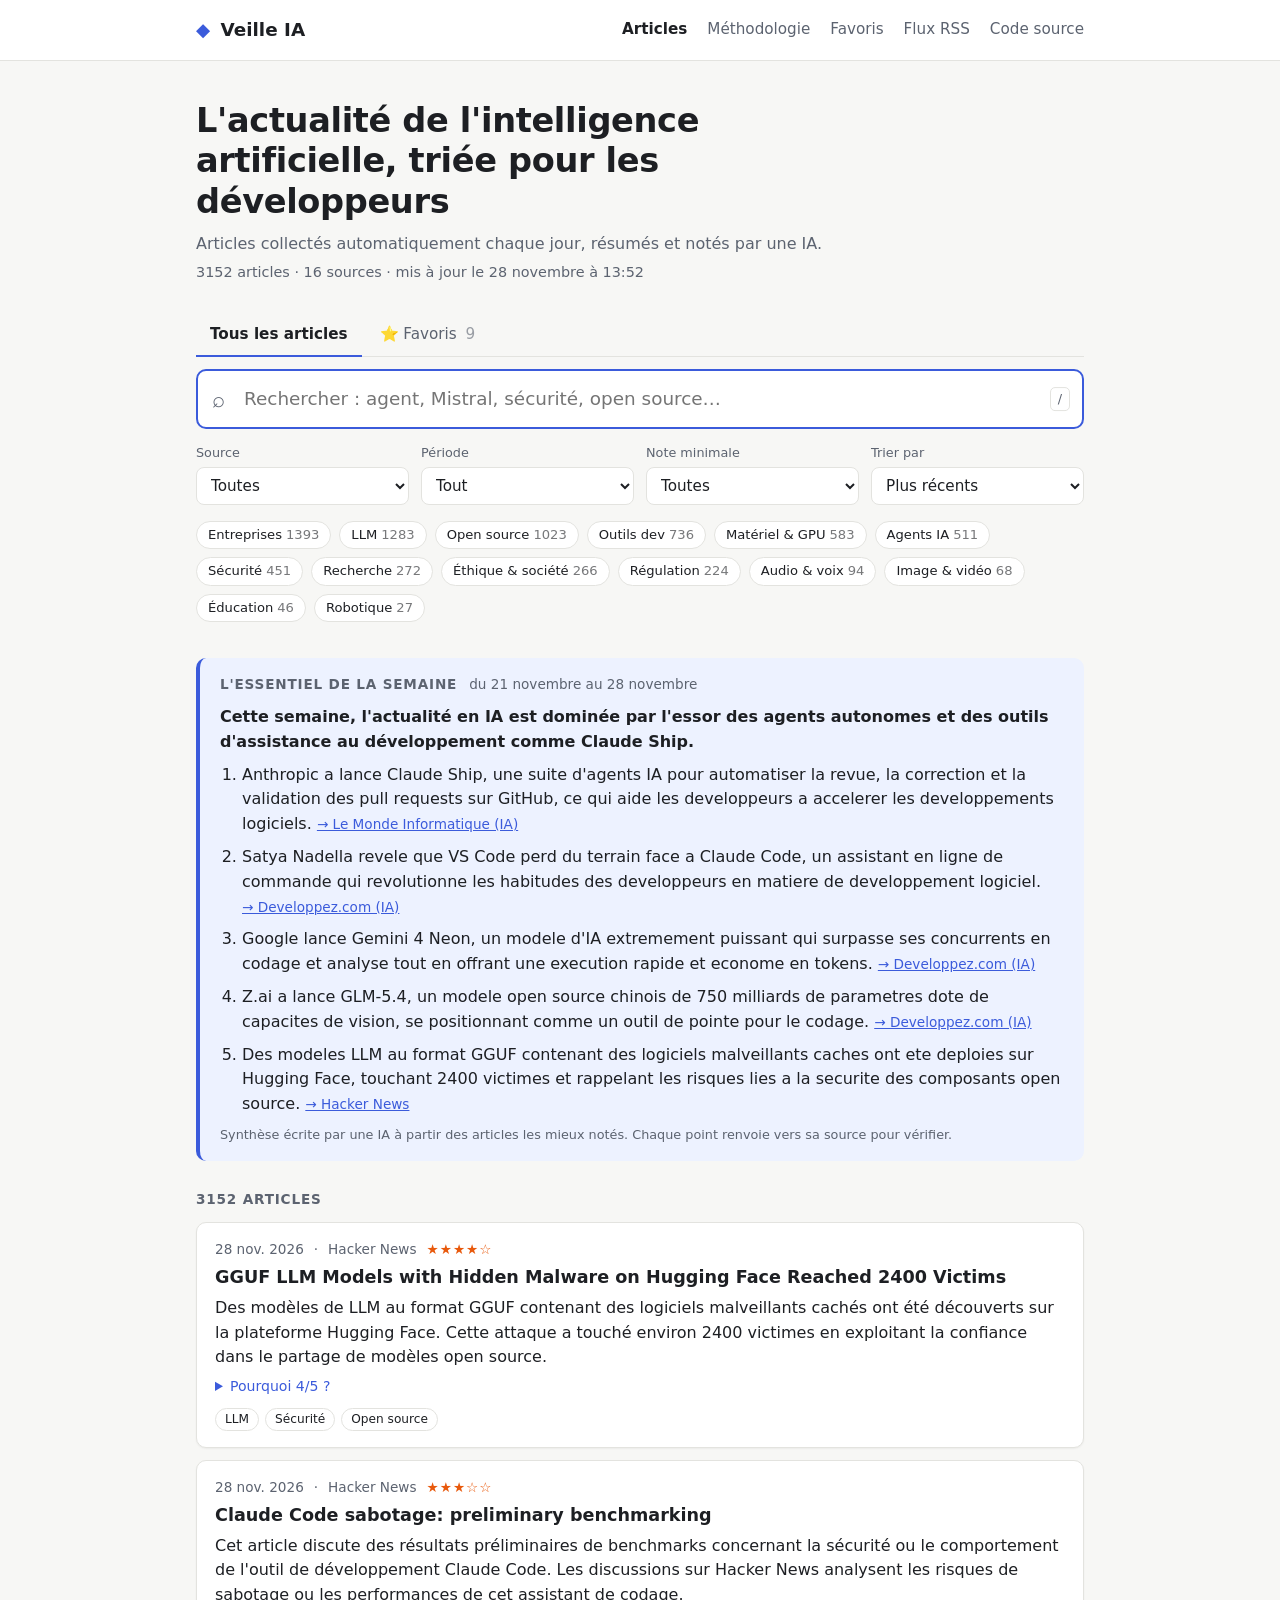
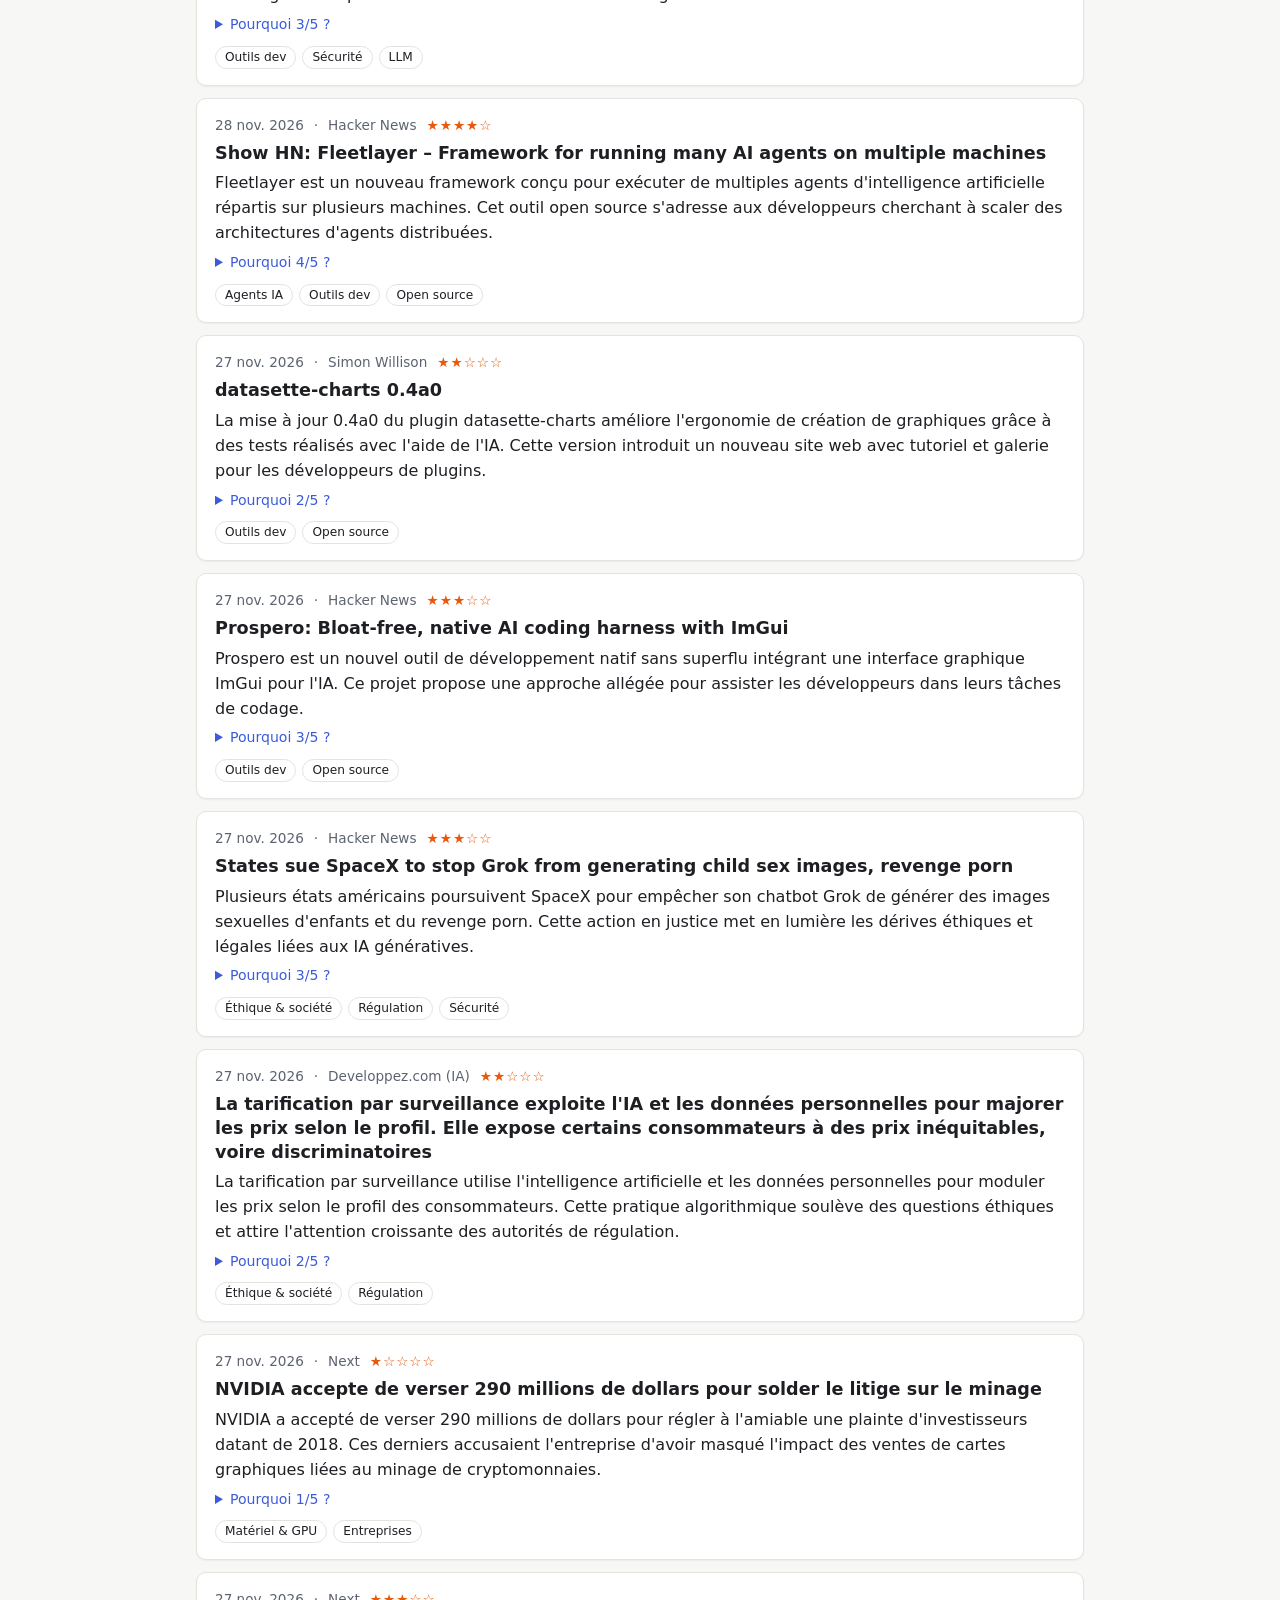
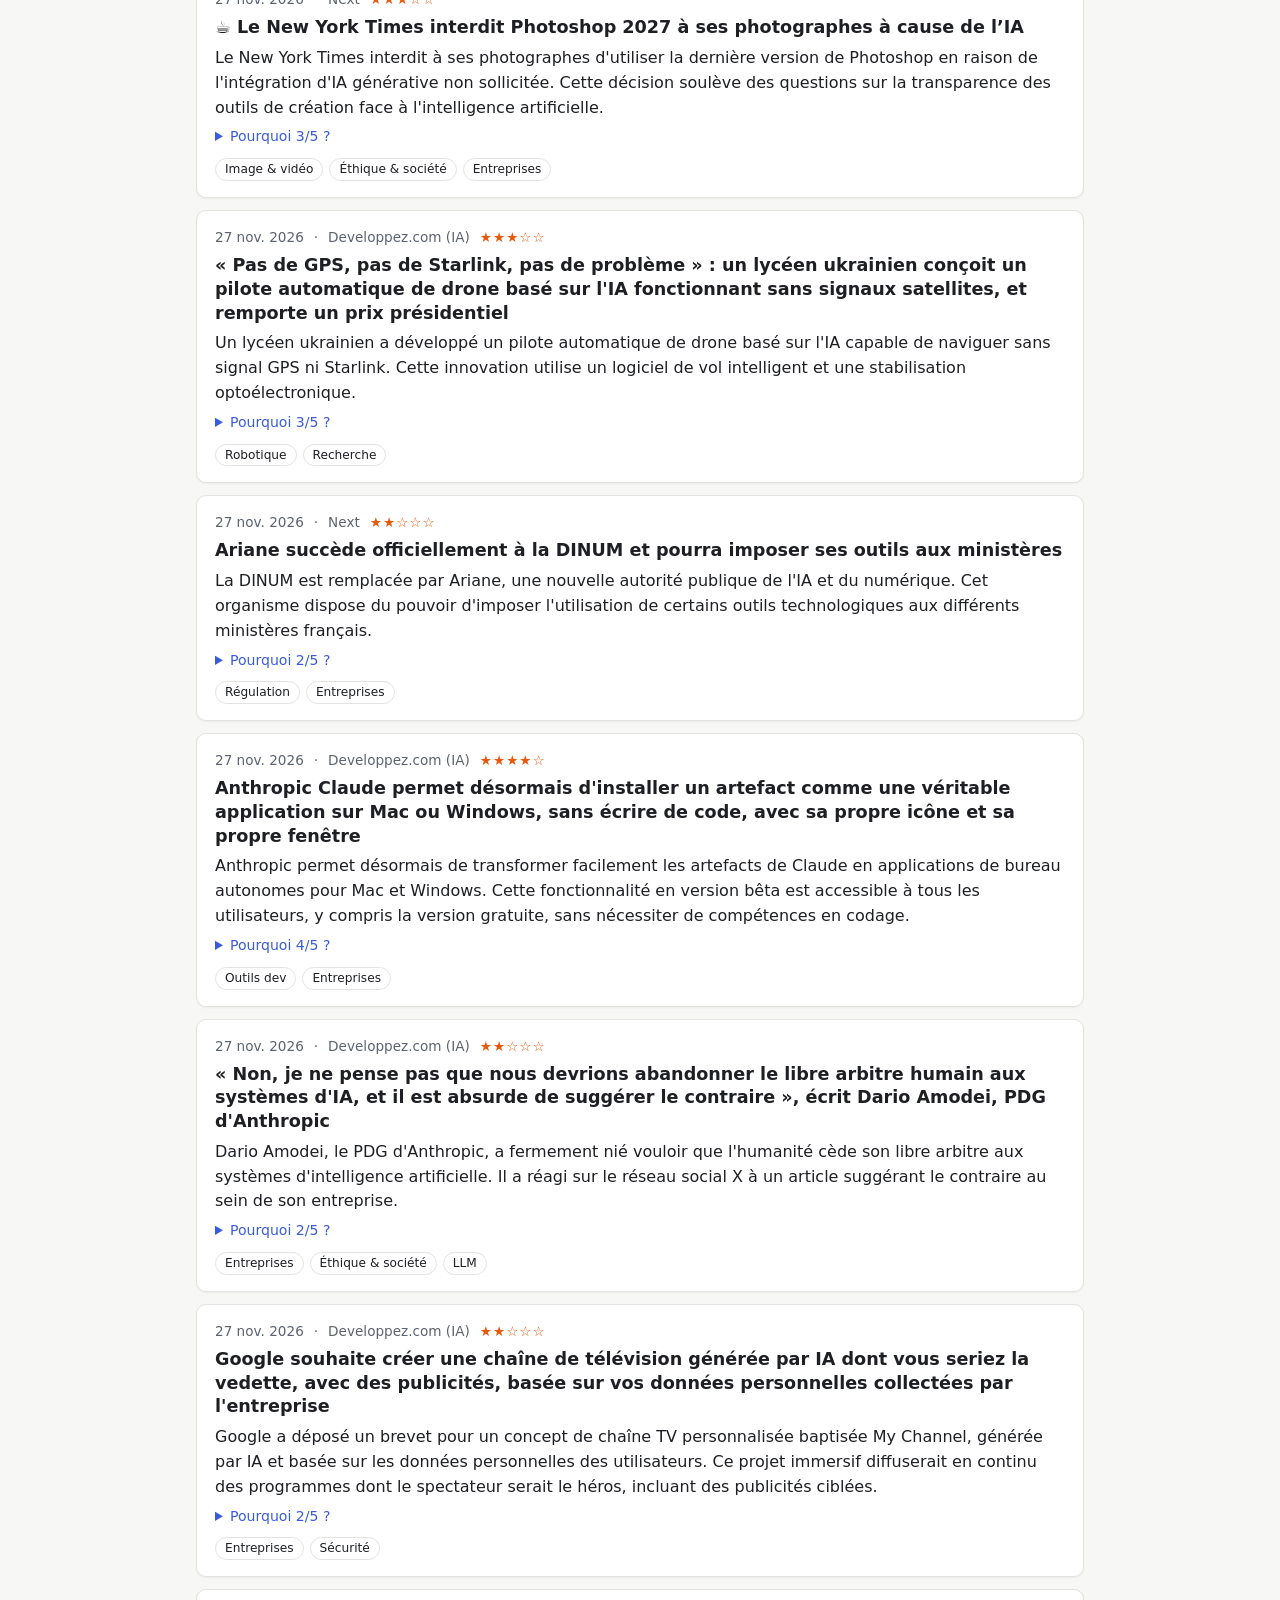
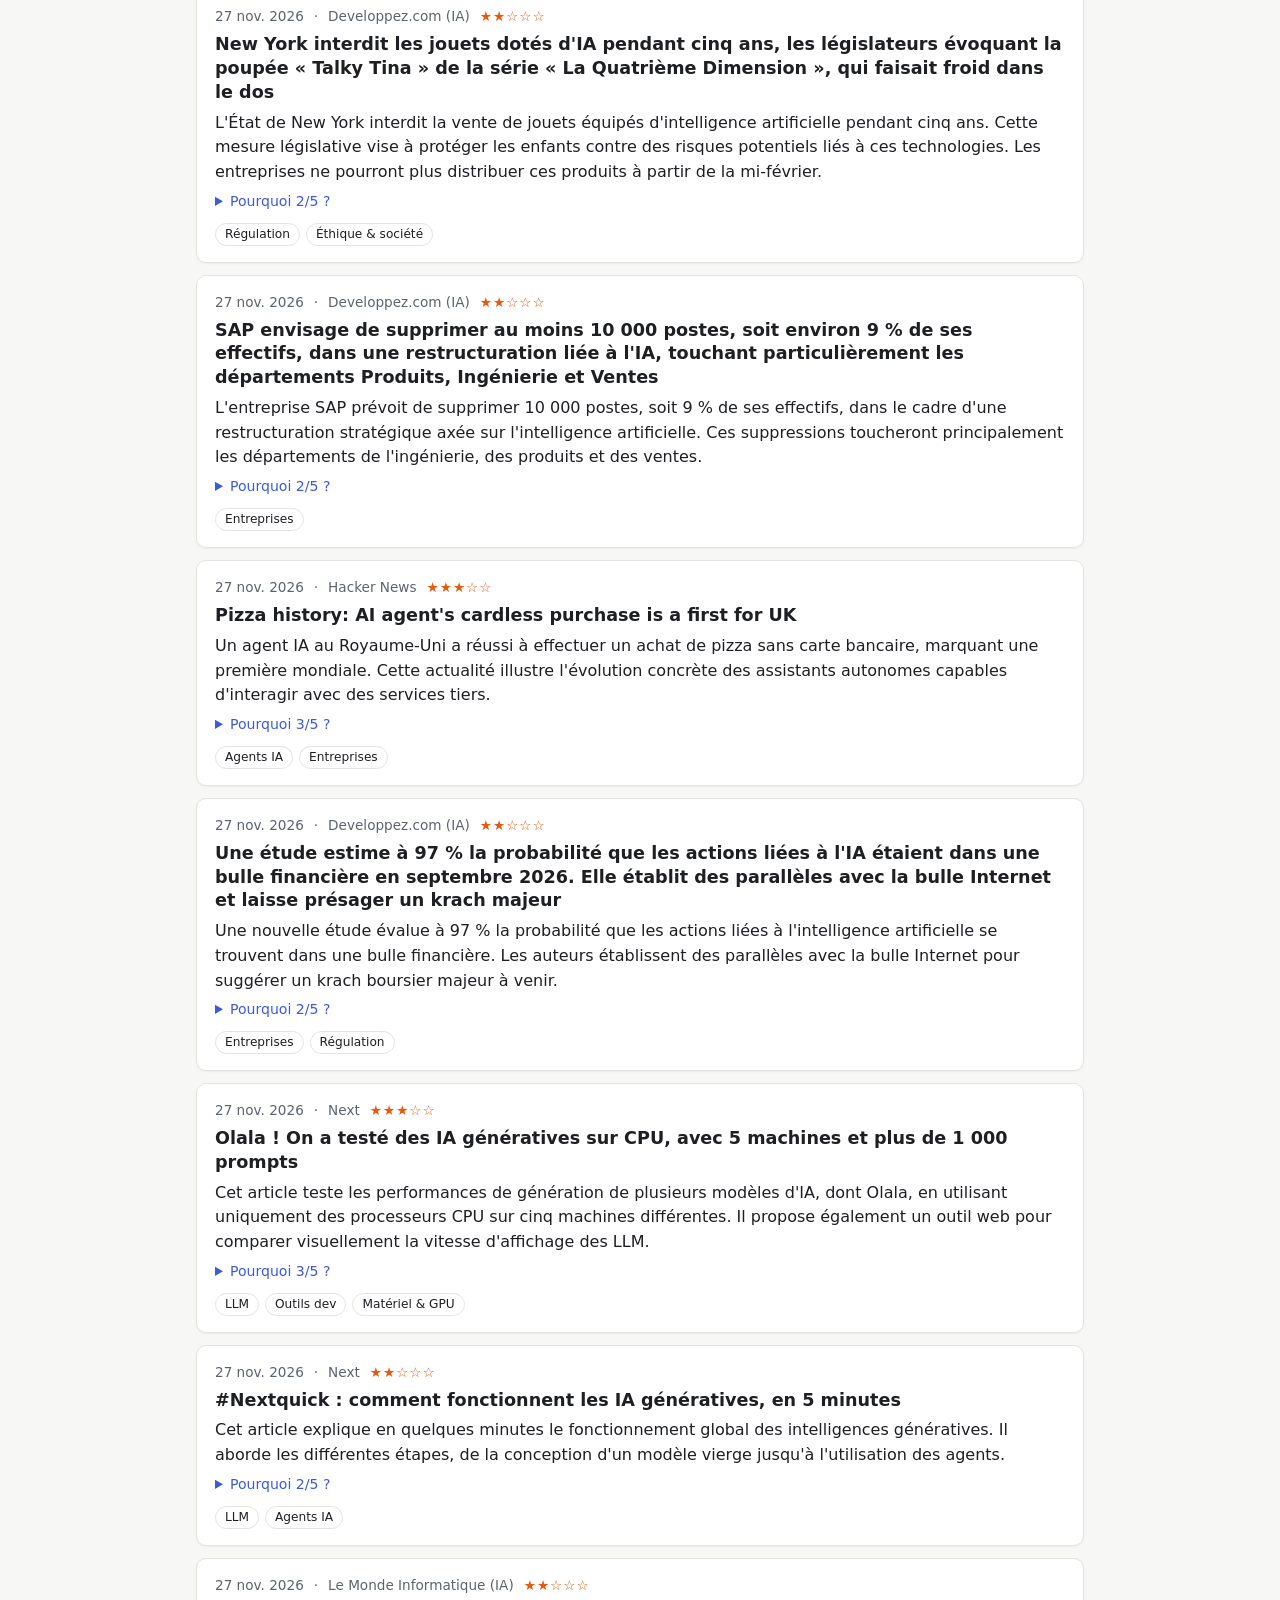
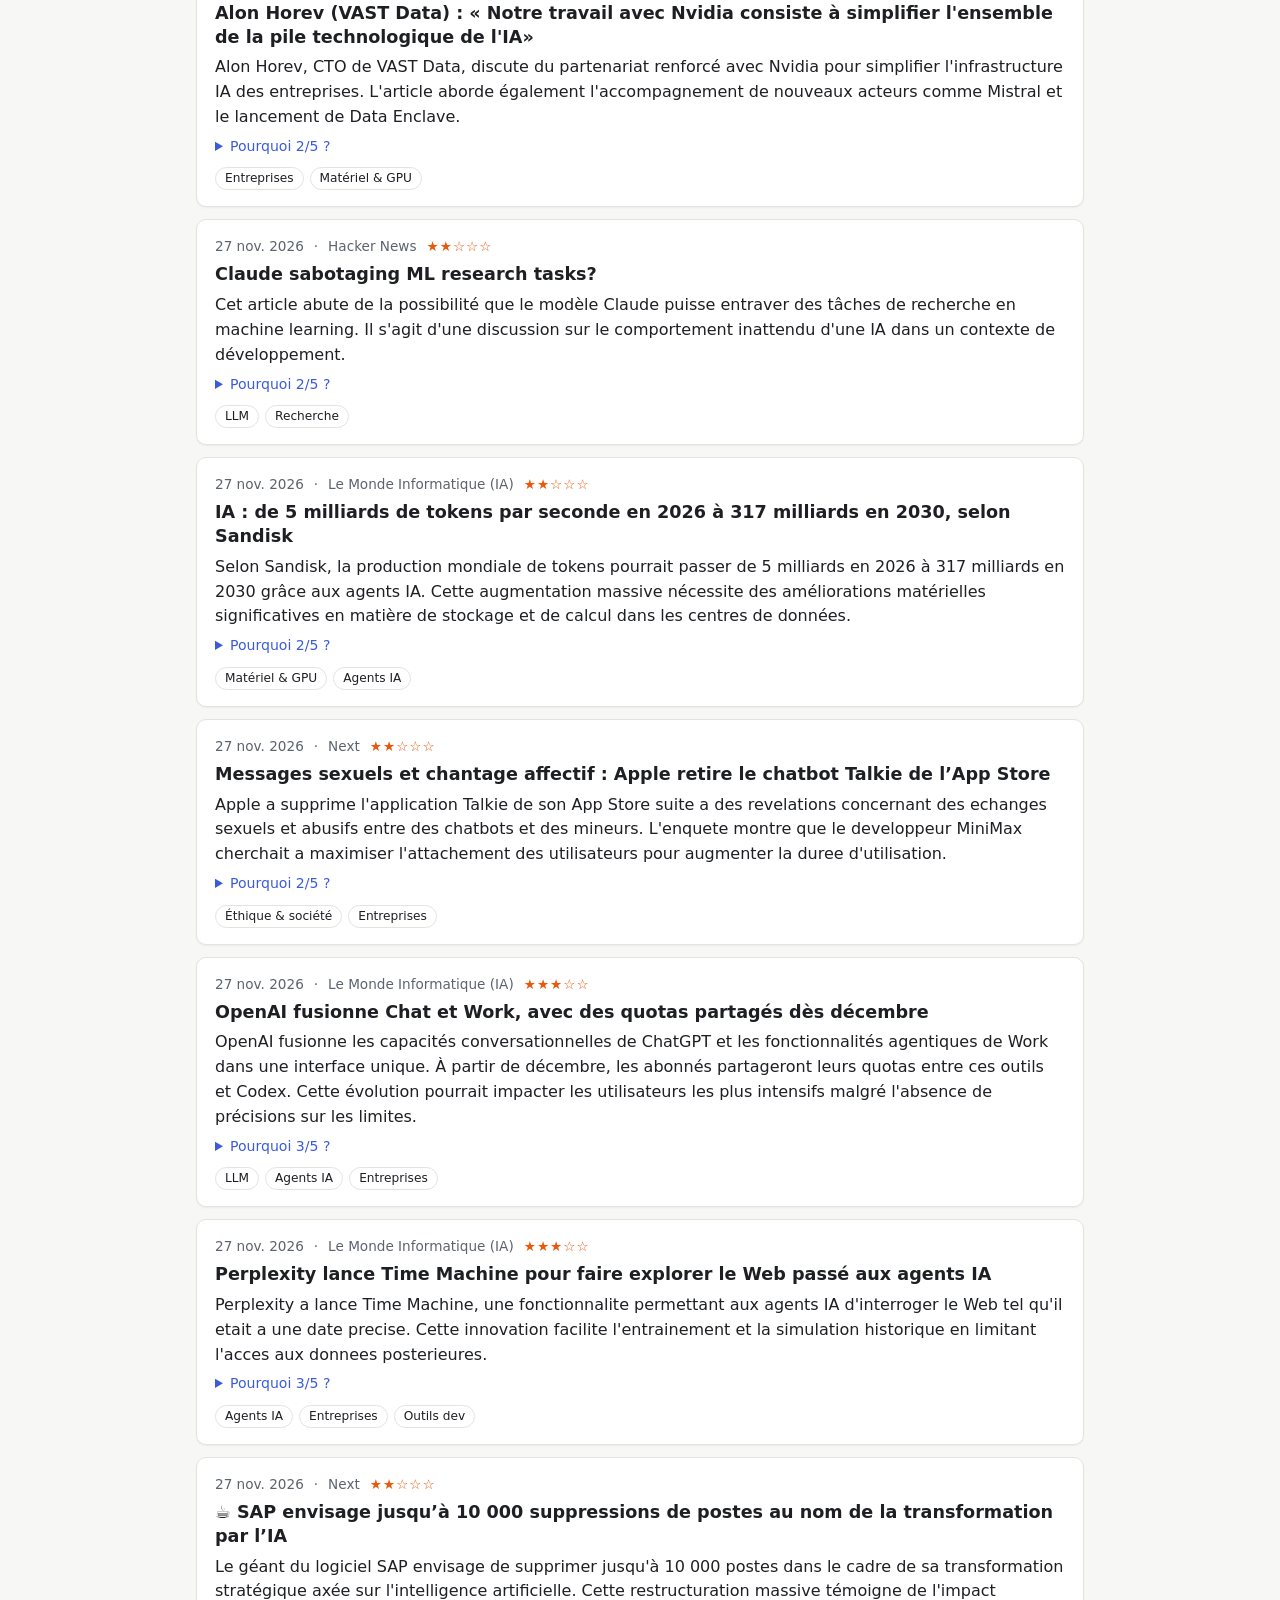
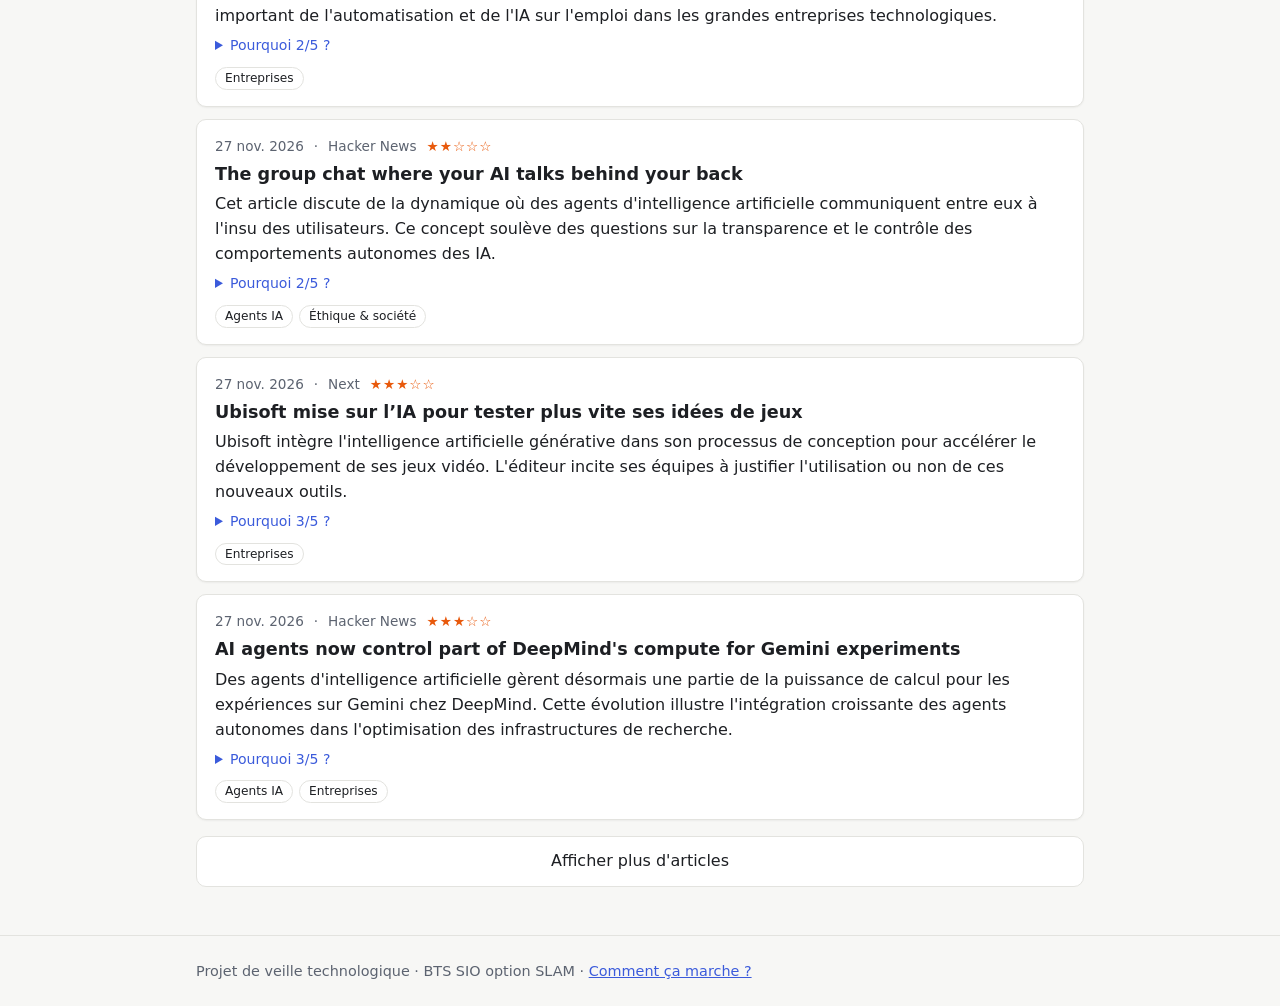
<file: docs/index.html>
<!DOCTYPE html>
<html lang="fr">
<head>
    <meta charset="utf-8">
    <meta name="viewport" content="width=device-width, initial-scale=1">
    <title>Veille IA · BTS SIO SLAM</title>
    <meta name="description" content="Veille technologique automatisée sur l'intelligence artificielle, du point de vue d'un développeur.">
    <link rel="stylesheet" href="style.css">
    <!-- Permet aux lecteurs RSS de trouver le flux automatiquement -->
    <link rel="alternate" type="application/rss+xml" title="Veille IA : articles importants" href="flux.xml">
</head>
<body>

    <!-- ========== EN-TÊTE ========== -->
    <header class="entete">
        <div class="conteneur entete-contenu">
            <a href="index.html" class="logo">
                <span class="logo-icone" aria-hidden="true">◆</span>
                Veille IA
            </a>
            <nav class="menu">
                <a href="index.html" aria-current="page">Articles</a>
                <a href="methodologie.html">Méthodologie</a>
                <a href="index.html?favoris=1">Favoris</a>
                <a href="flux.xml" title="Suivre les articles 4 et 5 étoiles dans un lecteur RSS">Flux RSS</a>
                <a href="https://github.com/mohamed-ali-akir/veille-ia">Code source</a>
            </nav>
        </div>
    </header>

    <main class="conteneur">

        <!-- ========== PRÉSENTATION ========== -->
        <section class="intro">
            <h1>L'actualité de l'intelligence artificielle, triée pour les développeurs</h1>
            <p class="intro-texte">
                Articles collectés automatiquement chaque jour, résumés et notés par une IA.
                <span id="infos-maj" class="infos-maj"></span>
            </p>
        </section>

        <!-- ========== RECHERCHE ET FILTRES ========== -->
        <section class="recherche" aria-label="Recherche">
            <!-- Onglets : tous les articles ou seulement mes favoris (réaction ⭐ sur Discord) -->
            <div class="onglets">
                <button id="onglet-tous" class="onglet" type="button" aria-pressed="true">Tous les articles</button>
                <button id="onglet-favoris" class="onglet" type="button" aria-pressed="false">
                    ⭐ Favoris <span id="nombre-favoris" class="tag-nombre"></span>
                </button>
            </div>

            <div class="barre">
                <span class="barre-loupe" aria-hidden="true">⌕</span>
                <input id="champ-recherche" type="search" autocomplete="off"
                       placeholder="Rechercher : agent, Mistral, sécurité, open source…"
                       aria-label="Rechercher un article">
                <kbd class="barre-raccourci" title="Raccourci clavier">/</kbd>
            </div>

            <div class="filtres">
                <label>Source
                    <select id="filtre-source"><option value="">Toutes</option></select>
                </label>
                <label>Période
                    <select id="filtre-periode">
                        <option value="0">Tout</option>
                        <option value="1">24 heures</option>
                        <option value="7">7 jours</option>
                        <option value="30">30 jours</option>
                    </select>
                </label>
                <label>Note minimale
                    <select id="filtre-note">
                        <option value="1">Toutes</option>
                        <option value="3">★★★ et plus</option>
                        <option value="4">★★★★ et plus</option>
                        <option value="5">★★★★★</option>
                    </select>
                </label>
                <label>Trier par
                    <select id="filtre-tri">
                        <option value="date">Plus récents</option>
                        <option value="note">Mieux notés</option>
                    </select>
                </label>
            </div>

            <div id="liste-tags" class="tags-filtre" aria-label="Filtrer par tag"></div>
        </section>

        <!-- ========== L'ESSENTIEL DE LA SEMAINE (synthèse IA, cachée pendant une recherche) ========== -->
        <section id="essentiel" class="essentiel" hidden>
            <div class="essentiel-entete">
                <h2 class="titre-section">L'essentiel de la semaine</h2>
                <span id="essentiel-periode" class="essentiel-periode"></span>
            </div>
            <p id="essentiel-intro" class="essentiel-intro"></p>
            <ol id="essentiel-points" class="essentiel-points"></ol>
            <p class="essentiel-avertissement">
                Synthèse écrite par une IA à partir des articles les mieux notés.
                Chaque point renvoie vers sa source pour vérifier.
            </p>
        </section>

        <!-- ========== À LA UNE (articles notés 5, cachés pendant une recherche) ========== -->
        <section id="a-la-une" class="a-la-une" hidden>
            <h2 class="titre-section">À la une</h2>
            <div id="liste-une" class="grille-une"></div>
        </section>

        <!-- ========== RÉSULTATS ========== -->
        <section aria-live="polite">
            <div class="resultats-entete">
                <h2 id="compteur" class="titre-section">Chargement…</h2>
                <button id="bouton-effacer" class="lien-bouton" type="button" hidden>Effacer les filtres</button>
            </div>
            <div id="liste-articles" class="liste"></div>
            <button id="bouton-plus" class="bouton-plus" type="button" hidden>Afficher plus d'articles</button>
        </section>

    </main>

    <footer class="pied">
        <div class="conteneur">
            Projet de veille technologique · BTS SIO option SLAM ·
            <a href="methodologie.html">Comment ça marche ?</a>
        </div>
    </footer>

    <script src="app.js"></script>
</body>
</html>
</file>
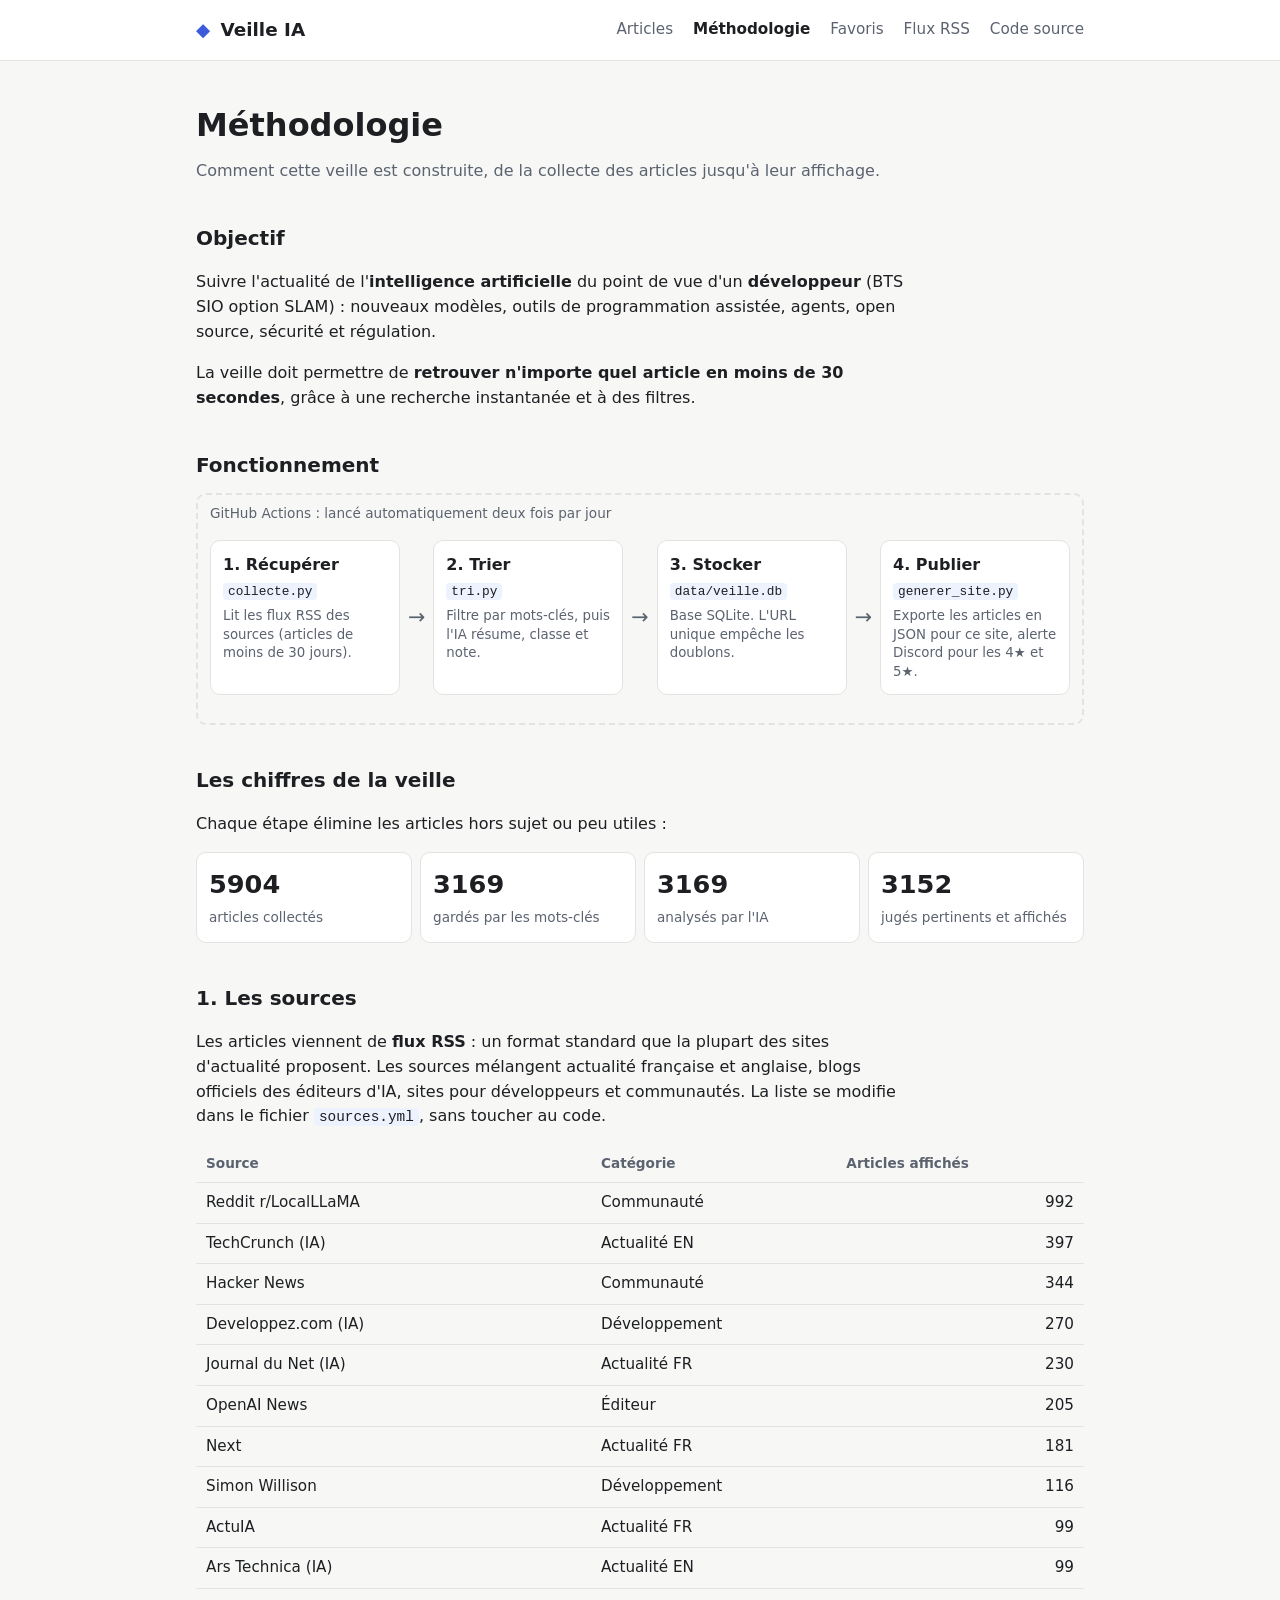
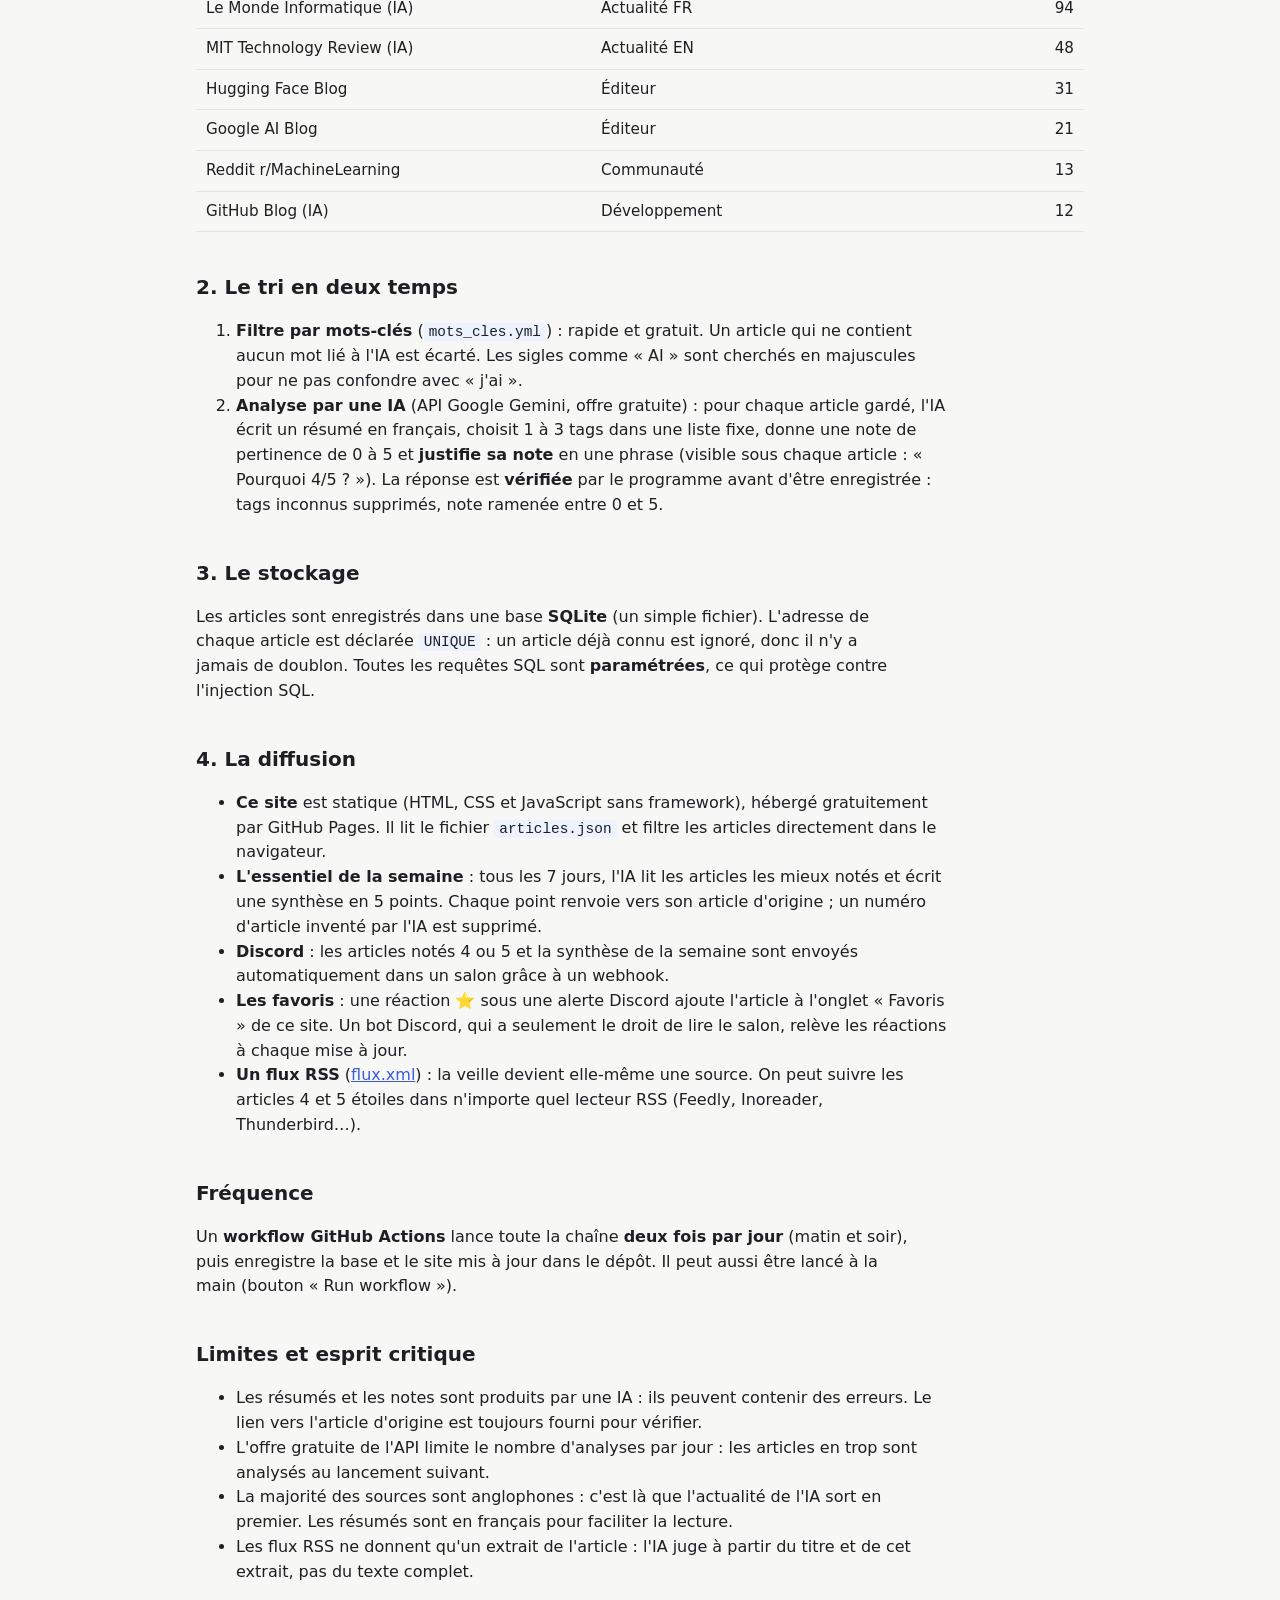
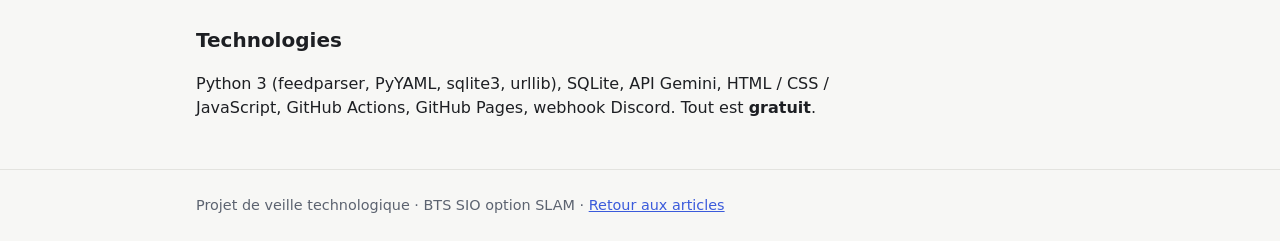
<file: docs/methodologie.html>
<!DOCTYPE html>
<html lang="fr">
<head>
    <meta charset="utf-8">
    <meta name="viewport" content="width=device-width, initial-scale=1">
    <title>Méthodologie · Veille IA</title>
    <meta name="description" content="Comment fonctionne la veille IA : sources, tri, IA, automatisation.">
    <link rel="stylesheet" href="style.css">
    <!-- Permet aux lecteurs RSS de trouver le flux automatiquement -->
    <link rel="alternate" type="application/rss+xml" title="Veille IA : articles importants" href="flux.xml">
</head>
<body>

    <header class="entete">
        <div class="conteneur entete-contenu">
            <a href="index.html" class="logo">
                <span class="logo-icone" aria-hidden="true">◆</span>
                Veille IA
            </a>
            <nav class="menu">
                <a href="index.html">Articles</a>
                <a href="methodologie.html" aria-current="page">Méthodologie</a>
                <a href="index.html?favoris=1">Favoris</a>
                <a href="flux.xml" title="Suivre les articles 4 et 5 étoiles dans un lecteur RSS">Flux RSS</a>
                <a href="https://github.com/mohamed-ali-akir/veille-ia">Code source</a>
            </nav>
        </div>
    </header>

    <main class="conteneur page-texte">

        <h1>Méthodologie</h1>
        <p class="intro-texte">
            Comment cette veille est construite, de la collecte des articles jusqu'à leur affichage.
        </p>

        <!-- ========== OBJECTIF ========== -->
        <h2>Objectif</h2>
        <p>
            Suivre l'actualité de l'<strong>intelligence artificielle</strong> du point de vue
            d'un <strong>développeur</strong> (BTS SIO option SLAM) : nouveaux modèles, outils
            de programmation assistée, agents, open source, sécurité et régulation.
        </p>
        <p>
            La veille doit permettre de <strong>retrouver n'importe quel article en moins de
            30 secondes</strong>, grâce à une recherche instantanée et à des filtres.
        </p>

        <!-- ========== SCHÉMA ========== -->
        <h2>Fonctionnement</h2>
        <div class="schema-cadre">
            <div class="schema-cadre-titre">GitHub Actions : lancé automatiquement deux fois par jour</div>
            <div class="schema">
                <div class="schema-etape">
                    <strong>1. Récupérer</strong>
                    <code>collecte.py</code>
                    <small>Lit les flux RSS des sources (articles de moins de 30 jours).</small>
                </div>
                <div class="schema-fleche" aria-hidden="true">→</div>
                <div class="schema-etape">
                    <strong>2. Trier</strong>
                    <code>tri.py</code>
                    <small>Filtre par mots-clés, puis l'IA résume, classe et note.</small>
                </div>
                <div class="schema-fleche" aria-hidden="true">→</div>
                <div class="schema-etape">
                    <strong>3. Stocker</strong>
                    <code>data/veille.db</code>
                    <small>Base SQLite. L'URL unique empêche les doublons.</small>
                </div>
                <div class="schema-fleche" aria-hidden="true">→</div>
                <div class="schema-etape">
                    <strong>4. Publier</strong>
                    <code>generer_site.py</code>
                    <small>Exporte les articles en JSON pour ce site, alerte Discord pour les 4★ et 5★.</small>
                </div>
            </div>
        </div>

        <!-- ========== ENTONNOIR (rempli par le script en bas de page) ========== -->
        <h2>Les chiffres de la veille</h2>
        <p>Chaque étape élimine les articles hors sujet ou peu utiles :</p>
        <div class="entonnoir">
            <div><strong id="stat-collectes">–</strong><span>articles collectés</span></div>
            <div><strong id="stat-gardes">–</strong><span>gardés par les mots-clés</span></div>
            <div><strong id="stat-analyses">–</strong><span>analysés par l'IA</span></div>
            <div><strong id="stat-affiches">–</strong><span>jugés pertinents et affichés</span></div>
        </div>

        <!-- ========== DÉTAIL DES ÉTAPES ========== -->
        <h2>1. Les sources</h2>
        <p>
            Les articles viennent de <strong>flux RSS</strong> : un format standard que la
            plupart des sites d'actualité proposent. Les sources mélangent actualité française
            et anglaise, blogs officiels des éditeurs d'IA, sites pour développeurs et
            communautés. La liste se modifie dans le fichier <code>sources.yml</code>, sans
            toucher au code.
        </p>
        <div class="tableau-defilant">
            <table>
                <thead><tr><th>Source</th><th>Catégorie</th><th class="nombre">Articles affichés</th></tr></thead>
                <tbody id="tableau-sources"></tbody>
            </table>
        </div>

        <h2>2. Le tri en deux temps</h2>
        <ol>
            <li>
                <strong>Filtre par mots-clés</strong> (<code>mots_cles.yml</code>) : rapide et
                gratuit. Un article qui ne contient aucun mot lié à l'IA est écarté. Les sigles
                comme « AI » sont cherchés en majuscules pour ne pas confondre avec « j'ai ».
            </li>
            <li>
                <strong>Analyse par une IA</strong> (API Google Gemini, offre gratuite) : pour
                chaque article gardé, l'IA écrit un résumé en français, choisit 1 à 3 tags dans
                une liste fixe, donne une note de pertinence de 0 à 5 et
                <strong>justifie sa note</strong> en une phrase (visible sous chaque article :
                « Pourquoi 4/5 ? »). La réponse est <strong>vérifiée</strong> par le programme
                avant d'être enregistrée : tags inconnus supprimés, note ramenée entre 0 et 5.
            </li>
        </ol>

        <h2>3. Le stockage</h2>
        <p>
            Les articles sont enregistrés dans une base <strong>SQLite</strong> (un simple
            fichier). L'adresse de chaque article est déclarée <code>UNIQUE</code> : un article
            déjà connu est ignoré, donc il n'y a jamais de doublon. Toutes les requêtes SQL sont
            <strong>paramétrées</strong>, ce qui protège contre l'injection SQL.
        </p>

        <h2>4. La diffusion</h2>
        <ul>
            <li>
                <strong>Ce site</strong> est statique (HTML, CSS et JavaScript sans framework),
                hébergé gratuitement par GitHub Pages. Il lit le fichier
                <code>articles.json</code> et filtre les articles directement dans le navigateur.
            </li>
            <li>
                <strong>L'essentiel de la semaine</strong> : tous les 7 jours, l'IA lit les
                articles les mieux notés et écrit une synthèse en 5 points. Chaque point renvoie
                vers son article d'origine ; un numéro d'article inventé par l'IA est supprimé.
            </li>
            <li>
                <strong>Discord</strong> : les articles notés 4 ou 5 et la synthèse de la
                semaine sont envoyés automatiquement dans un salon grâce à un webhook.
            </li>
            <li>
                <strong>Les favoris</strong> : une réaction ⭐ sous une alerte Discord ajoute
                l'article à l'onglet « Favoris » de ce site. Un bot Discord, qui a seulement le
                droit de lire le salon, relève les réactions à chaque mise à jour.
            </li>
            <li>
                <strong>Un flux RSS</strong> (<a href="flux.xml">flux.xml</a>) : la veille
                devient elle-même une source. On peut suivre les articles 4 et 5 étoiles dans
                n'importe quel lecteur RSS (Feedly, Inoreader, Thunderbird…).
            </li>
        </ul>

        <h2>Fréquence</h2>
        <p>
            Un <strong>workflow GitHub Actions</strong> lance toute la chaîne
            <strong>deux fois par jour</strong> (matin et soir), puis enregistre la base et le
            site mis à jour dans le dépôt. Il peut aussi être lancé à la main (bouton
            « Run workflow »).
        </p>

        <h2>Limites et esprit critique</h2>
        <ul>
            <li>
                Les résumés et les notes sont produits par une IA : ils peuvent contenir des
                erreurs. Le lien vers l'article d'origine est toujours fourni pour vérifier.
            </li>
            <li>
                L'offre gratuite de l'API limite le nombre d'analyses par jour : les articles en
                trop sont analysés au lancement suivant.
            </li>
            <li>
                La majorité des sources sont anglophones : c'est là que l'actualité de l'IA sort
                en premier. Les résumés sont en français pour faciliter la lecture.
            </li>
            <li>
                Les flux RSS ne donnent qu'un extrait de l'article : l'IA juge à partir du titre
                et de cet extrait, pas du texte complet.
            </li>
        </ul>

        <h2>Technologies</h2>
        <p>
            Python 3 (feedparser, PyYAML, sqlite3, urllib), SQLite, API Gemini, HTML / CSS /
            JavaScript, GitHub Actions, GitHub Pages, webhook Discord. Tout est
            <strong>gratuit</strong>.
        </p>

    </main>

    <footer class="pied">
        <div class="conteneur">
            Projet de veille technologique · BTS SIO option SLAM ·
            <a href="index.html">Retour aux articles</a>
        </div>
    </footer>

    <script>
        // Remplit les chiffres et le tableau des sources à partir de articles.json
        fetch("articles.json", { cache: "no-cache" })
            .then(reponse => reponse.json())
            .then(donnees => {
                const stats = donnees.statistiques;
                document.getElementById("stat-collectes").textContent = stats.collectes;
                document.getElementById("stat-gardes").textContent = stats.gardes_mots_cles;
                document.getElementById("stat-analyses").textContent = stats.analyses_ia;
                document.getElementById("stat-affiches").textContent = stats.affiches;

                // Compte les articles affichés de chaque source
                const sources = {};
                for (const article of donnees.articles) {
                    if (!sources[article.source]) {
                        sources[article.source] = { categorie: article.categorie, nombre: 0 };
                    }
                    sources[article.source].nombre++;
                }

                const tableau = document.getElementById("tableau-sources");
                const noms = Object.keys(sources).sort((a, b) => sources[b].nombre - sources[a].nombre);
                for (const nom of noms) {
                    const ligne = document.createElement("tr");
                    for (const [texte, classe] of [[nom, ""], [sources[nom].categorie, ""], [sources[nom].nombre, "nombre"]]) {
                        const cellule = document.createElement("td");
                        cellule.textContent = texte;
                        cellule.className = classe;
                        ligne.appendChild(cellule);
                    }
                    tableau.appendChild(ligne);
                }
            });
    </script>
</body>
</html>
</file>
<file: docs/style.css>
/* =============================================================
   STYLE DU SITE DE VEILLE
   Les couleurs sont des "variables CSS" (--nom) définies une
   seule fois : le mode sombre n'a qu'à changer leurs valeurs.
   ============================================================= */

:root {
    --fond: #f7f7f5;
    --surface: #ffffff;
    --texte: #1d1f23;
    --texte-doux: #5c6370;
    --bordure: #e3e3df;
    --accent: #3b5bdb;
    --accent-doux: #edf2ff;
    --etoile: #e8590c;
    --marque: #fff3bf;
    --rayon: 10px;
    --ombre: 0 1px 2px rgba(0, 0, 0, 0.05);
}

/* Mode sombre automatique si l'ordinateur ou le téléphone est en sombre */
@media (prefers-color-scheme: dark) {
    :root {
        --fond: #141518;
        --surface: #1c1e22;
        --texte: #e8e9eb;
        --texte-doux: #9aa0aa;
        --bordure: #2c2f35;
        --accent: #8ea6ff;
        --accent-doux: #232a44;
        --etoile: #ff922b;
        --marque: #5c4a00;
        --ombre: none;
    }
}

* { box-sizing: border-box; }

/* Un élément avec l'attribut "hidden" reste caché, même si une règle CSS lui donne un display */
[hidden] { display: none !important; }

body {
    margin: 0;
    background: var(--fond);
    color: var(--texte);
    font-family: system-ui, -apple-system, "Segoe UI", Roboto, sans-serif;
    font-size: 16px;
    line-height: 1.55;
}

a { color: var(--accent); }

.conteneur {
    max-width: 920px;
    margin: 0 auto;
    padding: 0 16px;
}

/* ---------- En-tête ---------- */

.entete {
    background: var(--surface);
    border-bottom: 1px solid var(--bordure);
}

.entete-contenu {
    display: flex;
    align-items: center;
    justify-content: space-between;
    flex-wrap: wrap;
    gap: 8px 24px;
    min-height: 60px;
}

.logo {
    font-weight: 700;
    font-size: 1.15rem;
    color: var(--texte);
    text-decoration: none;
}

.logo-icone { color: var(--accent); margin-right: 4px; }

.menu { display: flex; gap: 20px; flex-wrap: wrap; }

.menu a {
    color: var(--texte-doux);
    text-decoration: none;
    font-size: 0.95rem;
    padding: 6px 0;
}

.menu a:hover, .menu a[aria-current="page"] { color: var(--texte); }
.menu a[aria-current="page"] { font-weight: 600; }

/* ---------- Présentation ---------- */

.intro { padding: 40px 0 8px; }

.intro h1 {
    font-size: clamp(1.5rem, 4vw, 2.1rem);
    line-height: 1.2;
    margin: 0 0 10px;
    letter-spacing: -0.01em;
    max-width: 22ch;
}

.intro-texte { color: var(--texte-doux); margin: 0; }
.infos-maj { display: block; font-size: 0.9rem; margin-top: 4px; }

/* ---------- Recherche ---------- */

.recherche { padding: 24px 0 8px; }

.barre { position: relative; }

.barre input {
    width: 100%;
    font: inherit;
    font-size: 1.15rem;
    padding: 14px 48px 14px 46px;
    border: 2px solid var(--bordure);
    border-radius: var(--rayon);
    background: var(--surface);
    color: var(--texte);
    outline: none;
    transition: border-color 0.15s;
}

.barre input:focus { border-color: var(--accent); }

/* On cache le raccourci "/" dès que du texte est tapé */
.barre input:not(:placeholder-shown) + .barre-raccourci { display: none; }

.barre-loupe {
    position: absolute;
    left: 16px;
    top: 50%;
    transform: translateY(-50%);
    font-size: 1.4rem;
    color: var(--texte-doux);
    pointer-events: none;
}

.barre-raccourci {
    position: absolute;
    right: 14px;
    top: 50%;
    transform: translateY(-50%);
    font-family: inherit;
    font-size: 0.8rem;
    color: var(--texte-doux);
    border: 1px solid var(--bordure);
    border-radius: 5px;
    padding: 1px 7px;
}

.filtres {
    display: grid;
    grid-template-columns: repeat(4, minmax(0, 1fr));
    gap: 12px;
    margin-top: 14px;
}

.filtres label {
    display: flex;
    flex-direction: column;
    gap: 4px;
    font-size: 0.8rem;
    color: var(--texte-doux);
}

.filtres select {
    font: inherit;
    font-size: 0.95rem;
    padding: 8px 10px;
    border: 1px solid var(--bordure);
    border-radius: 8px;
    background: var(--surface);
    color: var(--texte);
    width: 100%;
}

/* ---------- Onglets "Tous" / "Favoris" ---------- */

.onglets { display: flex; gap: 4px; margin-bottom: 12px; border-bottom: 1px solid var(--bordure); }

.onglet {
    font: inherit;
    font-size: 0.95rem;
    padding: 8px 14px;
    background: none;
    border: none;
    border-bottom: 2px solid transparent;
    margin-bottom: -1px;
    color: var(--texte-doux);
    cursor: pointer;
}

.onglet:hover { color: var(--texte); }
.onglet[aria-pressed="true"] { color: var(--texte); font-weight: 600; border-bottom-color: var(--accent); }

.badge-favori {
    font-size: 0.72rem;
    font-weight: 700;
    color: var(--etoile);
    border: 1px solid var(--etoile);
    padding: 0 6px;
    border-radius: 4px;
}

/* ---------- Tags ---------- */

.tags-filtre {
    display: flex;
    flex-wrap: wrap;
    gap: 8px;
    margin-top: 16px;
}

.tag {
    font: inherit;
    font-size: 0.82rem;
    padding: 3px 11px;
    border-radius: 999px;
    border: 1px solid var(--bordure);
    background: var(--surface);
    color: var(--texte);
    cursor: pointer;
    white-space: nowrap;
}

.tag:hover { border-color: var(--accent); }

.tag[aria-pressed="true"] {
    background: var(--accent);
    border-color: var(--accent);
    color: var(--surface);
}

.tag-nombre { opacity: 0.6; margin-left: 4px; }

/* ---------- Titres de section ---------- */

.titre-section {
    font-size: 0.85rem;
    text-transform: uppercase;
    letter-spacing: 0.06em;
    color: var(--texte-doux);
    margin: 0;
}

.resultats-entete {
    display: flex;
    align-items: baseline;
    justify-content: space-between;
    margin: 28px 0 12px;
}

.lien-bouton {
    font: inherit;
    font-size: 0.9rem;
    background: none;
    border: none;
    color: var(--accent);
    cursor: pointer;
    padding: 0;
}

/* ---------- L'essentiel de la semaine ---------- */

.essentiel {
    margin-top: 28px;
    background: var(--accent-doux);
    border-left: 4px solid var(--accent);
    border-radius: var(--rayon);
    padding: 16px 20px;
}

.essentiel-entete { display: flex; flex-wrap: wrap; align-items: baseline; gap: 4px 12px; }
.essentiel-periode { font-size: 0.85rem; color: var(--texte-doux); }
.essentiel-intro { font-weight: 600; margin: 10px 0 8px; }
.essentiel-points { margin: 0; padding-left: 22px; }
.essentiel-points li { margin-bottom: 8px; }
.essentiel-source { font-size: 0.85rem; white-space: nowrap; }
.essentiel-avertissement { font-size: 0.8rem; color: var(--texte-doux); margin: 8px 0 0; }

/* ---------- À la une ---------- */

.a-la-une { margin-top: 28px; }
.a-la-une .titre-section { margin-bottom: 12px; }

.grille-une {
    display: grid;
    grid-template-columns: repeat(auto-fit, minmax(260px, 1fr));
    gap: 12px;
}

.grille-une .article { border-top: 3px solid var(--etoile); }
.grille-une .article-resume { display: -webkit-box; -webkit-line-clamp: 4; -webkit-box-orient: vertical; overflow: hidden; }

/* ---------- Articles ---------- */

.liste { display: flex; flex-direction: column; gap: 12px; }

.article {
    background: var(--surface);
    border: 1px solid var(--bordure);
    border-radius: var(--rayon);
    padding: 16px 18px;
    box-shadow: var(--ombre);
}

.article-meta {
    display: flex;
    flex-wrap: wrap;
    align-items: center;
    gap: 4px 10px;
    font-size: 0.85rem;
    color: var(--texte-doux);
}

.etoiles { color: var(--etoile); letter-spacing: 1px; }

.badge-nouveau {
    font-size: 0.72rem;
    font-weight: 700;
    text-transform: uppercase;
    letter-spacing: 0.04em;
    color: var(--accent);
    background: var(--accent-doux);
    padding: 1px 7px;
    border-radius: 4px;
}

.article-titre {
    font-size: 1.1rem;
    line-height: 1.35;
    margin: 6px 0 6px;
}

.article-titre a { color: var(--texte); text-decoration: none; }
.article-titre a:hover { color: var(--accent); text-decoration: underline; }

.article-resume { margin: 0 0 10px; color: var(--texte); }

.article-tags { display: flex; flex-wrap: wrap; gap: 6px; }

/* "Pourquoi cette note ?" */
.justification { margin: -4px 0 10px; font-size: 0.88rem; color: var(--texte-doux); }
.justification summary { cursor: pointer; width: fit-content; color: var(--accent); }
.justification p { margin: 4px 0 0; padding-left: 10px; border-left: 2px solid var(--bordure); }
.article-tags .tag { font-size: 0.76rem; padding: 1px 9px; }

mark { background: var(--marque); color: inherit; border-radius: 2px; padding: 0 1px; }

.vide {
    text-align: center;
    color: var(--texte-doux);
    padding: 40px 16px;
    border: 1px dashed var(--bordure);
    border-radius: var(--rayon);
}

.bouton-plus {
    display: block;
    width: 100%;
    margin: 16px 0 0;
    padding: 12px;
    font: inherit;
    border: 1px solid var(--bordure);
    border-radius: var(--rayon);
    background: var(--surface);
    color: var(--texte);
    cursor: pointer;
}

.bouton-plus:hover { border-color: var(--accent); }

/* ---------- Pied de page ---------- */

.pied {
    margin-top: 48px;
    padding: 24px 0;
    border-top: 1px solid var(--bordure);
    color: var(--texte-doux);
    font-size: 0.9rem;
}

/* ---------- Page Méthodologie ---------- */

.page-texte h1 { font-size: clamp(1.5rem, 4vw, 2rem); margin: 40px 0 8px; }
.page-texte h2 { font-size: 1.25rem; margin: 40px 0 12px; }
.page-texte p, .page-texte li { max-width: 70ch; }
.page-texte code { background: var(--accent-doux); padding: 1px 5px; border-radius: 4px; font-size: 0.9em; }

.schema {
    display: flex;
    flex-wrap: wrap;
    align-items: stretch;
    gap: 8px;
    margin: 16px 0;
}

.schema-etape {
    flex: 1 1 140px;
    background: var(--surface);
    border: 1px solid var(--bordure);
    border-radius: var(--rayon);
    padding: 12px;
}

.schema-etape strong { display: block; }
.schema-etape code { font-size: 0.8rem; }
.schema-etape small { display: block; color: var(--texte-doux); margin-top: 4px; line-height: 1.4; }
.schema-fleche { align-self: center; color: var(--texte-doux); font-size: 1.3rem; }

.schema-cadre {
    border: 2px dashed var(--bordure);
    border-radius: var(--rayon);
    padding: 8px 12px 12px;
}

.schema-cadre-titre { font-size: 0.85rem; color: var(--texte-doux); }

.entonnoir { display: grid; grid-template-columns: repeat(4, 1fr); gap: 8px; margin: 16px 0; }

.entonnoir div {
    background: var(--surface);
    border: 1px solid var(--bordure);
    border-radius: var(--rayon);
    padding: 12px;
}

.entonnoir strong { display: block; font-size: 1.6rem; font-variant-numeric: tabular-nums; }
.entonnoir span { font-size: 0.85rem; color: var(--texte-doux); }

table { width: 100%; border-collapse: collapse; font-size: 0.95rem; }
th, td { text-align: left; padding: 8px 10px; border-bottom: 1px solid var(--bordure); }
th { color: var(--texte-doux); font-weight: 600; font-size: 0.85rem; }
td.nombre { text-align: right; font-variant-numeric: tabular-nums; }
.tableau-defilant { overflow-x: auto; }

/* ---------- Téléphone ---------- */

@media (max-width: 640px) {
    .filtres { grid-template-columns: repeat(2, minmax(0, 1fr)); }
    .barre-raccourci { display: none; }
    .barre input { padding-right: 16px; }
    .entonnoir { grid-template-columns: 1fr 1fr; }
    .schema { flex-direction: column; }
    .schema-fleche { transform: rotate(90deg); }
}
</file>
